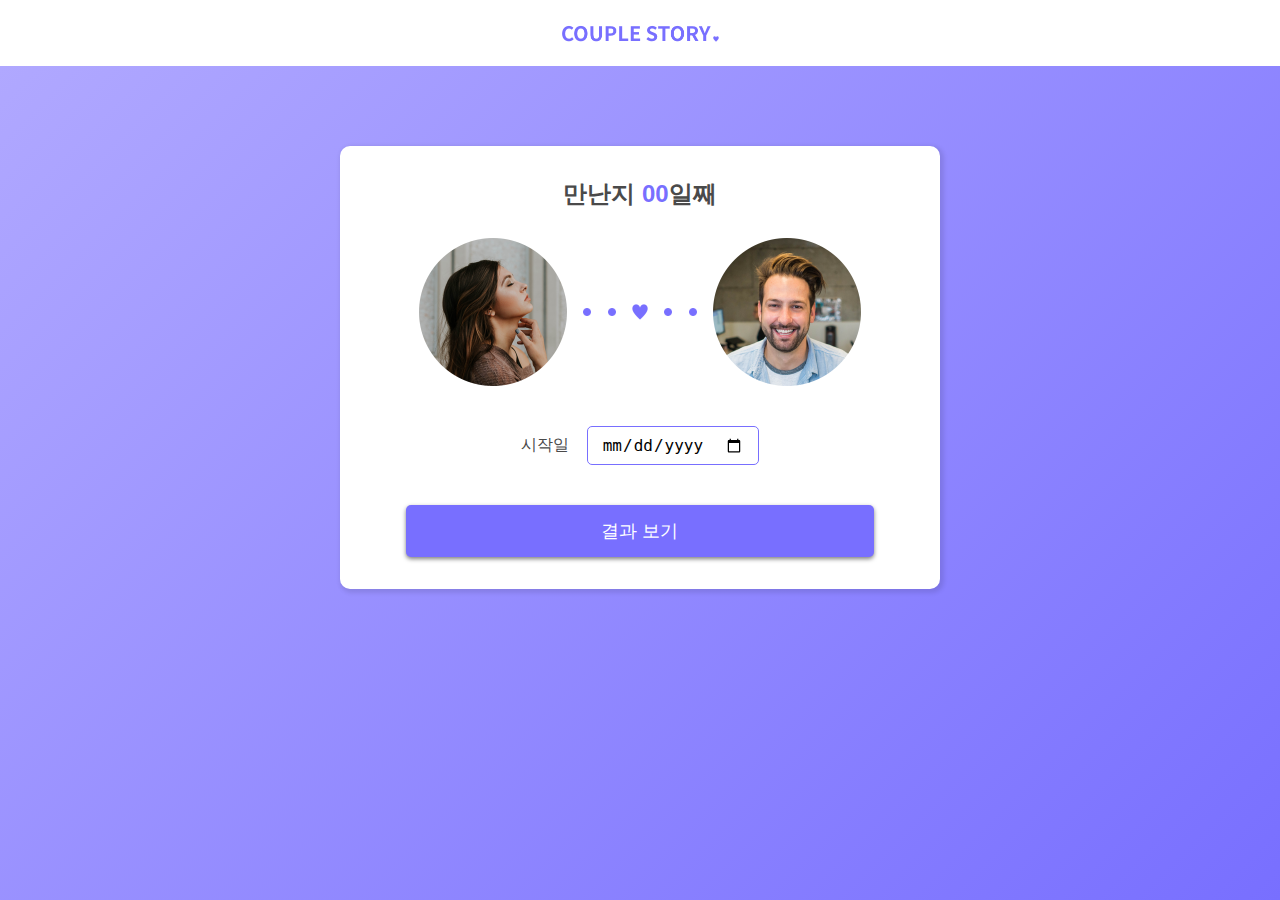
<file: 05_Web/Interactive_web/Project/D_Day/index.html>
<!DOCTYPE html>
<html>
  <head>
    <title>Couple Story</title>
    <meta charset="utf-8" />
    <link href="css/styles.css" rel="stylesheet" />
  </head>

  <body>
    <div class="navbar">
      <img id="logo" src="images/logo.png" width="157">
    </div>

    <div class="main">
      <div class="container">
        <!-- 만난지 며칠? -->
        <h2>만난지 <span id="day-count">00</span>일째</h2>

        <div class="img-row">
          <img src="images/female.png" width="148">
          <img src="images/dot.png" width="8">
          <img src="images/dot.png" width="8">
          <img src="images/heart.png" width="16">
          <img src="images/dot.png" width="8">
          <img src="images/dot.png" width="8">
          <img src="images/male.png" width="148">
        </div>

        <!-- 만나기 시작한 날짜 -->
        <div class="date-row">
          <label for="start">시작일</label>
          <input type="date" name="start" id="start">
        </div>

        <!-- 며칠됐는지 계산하기! -->
        <button id="calculate">결과 보기</button>
      </div>
    </div>

    <script
      src="https://code.jquery.com/jquery-3.2.1.min.js"
      integrity="sha256-hwg4gsxgFZhOsEEamdOYGBf13FyQuiTwlAQgxVSNgt4="
      crossorigin="anonymous"></script>
    <script>
      // 코드를 입력하세요!
      $('#calculate').on('click', calculateDate);
      
      function calculateDate() {
        var nowDate = new Date();
        var startDate = new Date($('#start').val()); 
        
        var diffDays = (nowDate.getTime() - startDate.getTime()) / 1000 / 60 / 60 / 24;
        $('#day-count').text(Math.floor(diffDays) + 1);
        if ($('#start').val() === '') {
          alert("날짜를 입력해주세요");
        }
      }
    </script>
  </body>
</html>
</file>
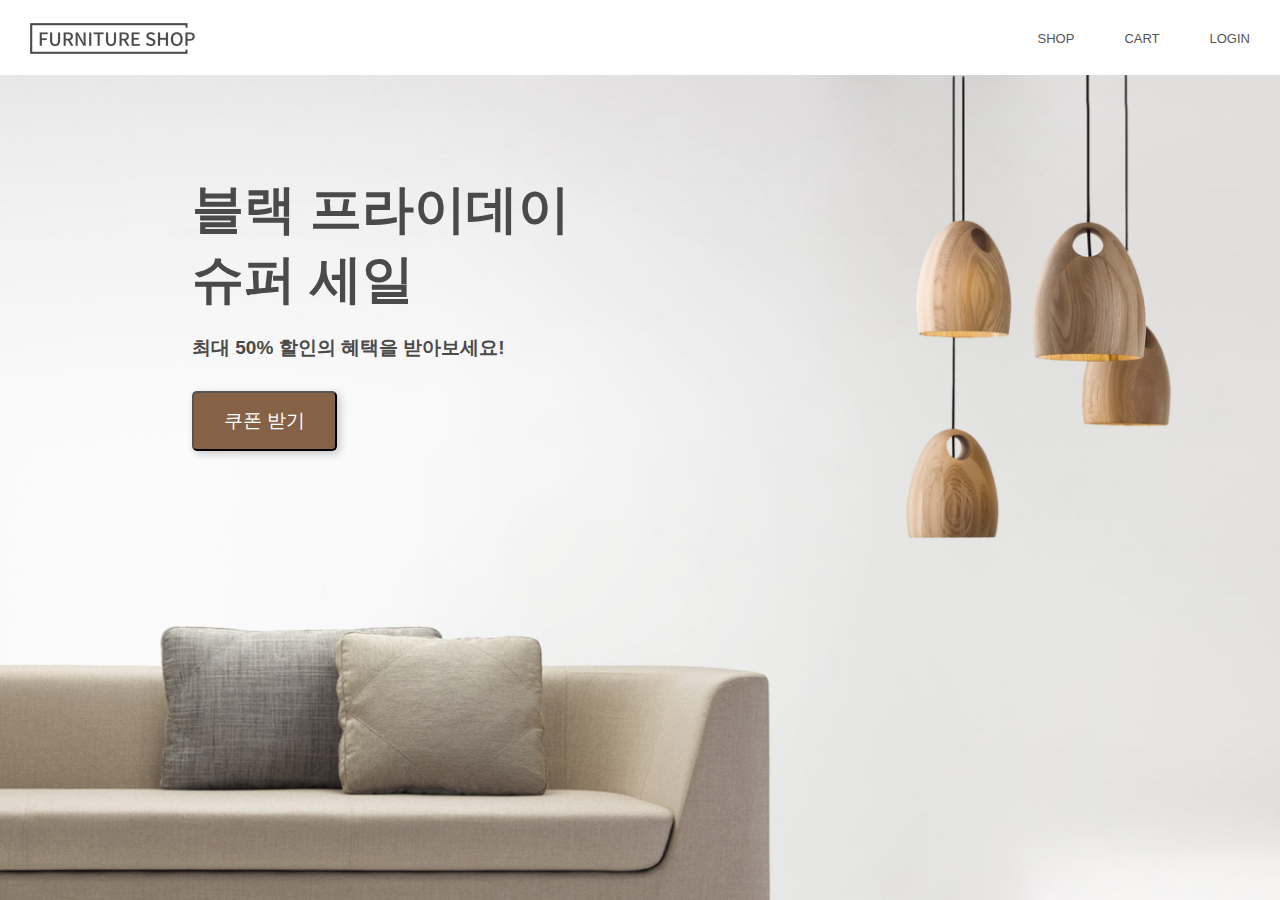
<file: 05_Web/Interactive_web/Project/Furniture_Shop/index.html>
<!DOCTYPE html>
<html>
  <head>
    <title>Furniture Shop</title>
    <meta charset="utf-8" />
    <link href="css/styles.css" rel="stylesheet" />
  </head>

  <body>
    <div class="navbar">
      <a href="#" id="logo">
        <img src="images/logo.png" width="165">
      </a>

      <ul id="menu">
        <li><a href="#">SHOP</a></li>
        <li><a href="#">CART</a></li>
        <li><a href="#">LOGIN</a></li>
      </ul>
    </div>

    <div class="hero-header">
      <div class="info">
        <h1>블랙 프라이데이 슈퍼 세일</h1>
        <h2>최대 50% 할인의 혜택을 받아보세요!</h2>
        <button id="popup-trigger">쿠폰 받기</button>
      </div>
    </div>

    <div id="popup" role="alert">
      <div id="popup-container">
        <h3>다운 완료!</h3>
        <p>내 쿠폰함에서 확인하세요!</p>

        <button id="close-btn">확인</button>
      </div>
    </div>

    <script
      src="https://code.jquery.com/jquery-3.2.1.min.js"
      integrity="sha256-hwg4gsxgFZhOsEEamdOYGBf13FyQuiTwlAQgxVSNgt4="
      crossorigin="anonymous"></script>
    <script src="js/script.js"></script>
  </body>
</html>
</file>
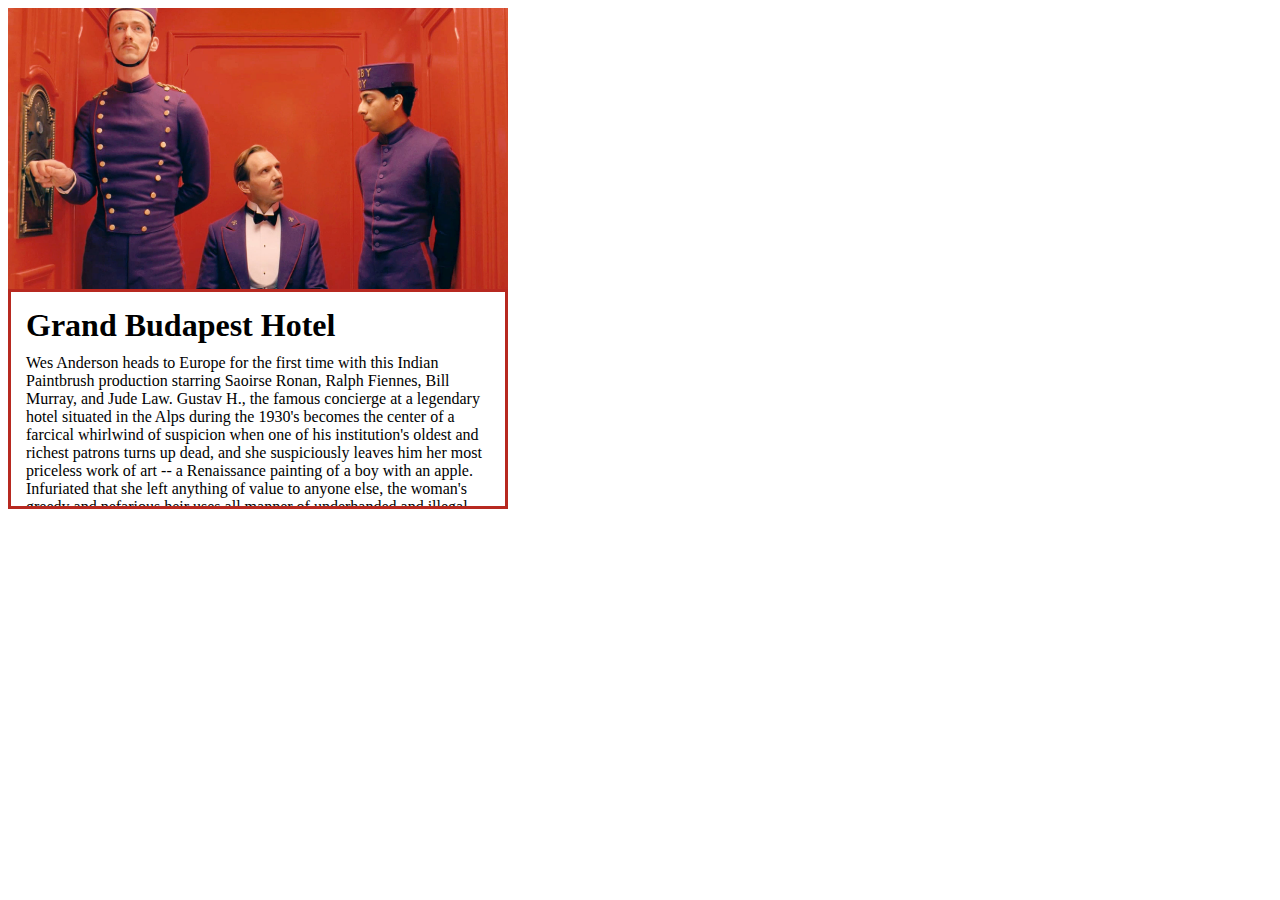
<file: 05_Web/Web_publishing/Codeit/Budapest_Hotel/index.html>
<!DOCTYPE html>
<html>
<head>
  <title>Overflow</title>
  <meta charset="utf-8">
  <link rel="stylesheet" href="css/styles.css">
</head>
    
<body>
  <div class="container">
    <img src="images/grand_budapest_hotel.jpg">
    <div class="info">
      <h1>Grand Budapest Hotel</h1>
      <p>Wes Anderson heads to Europe for the first time with this Indian Paintbrush production starring Saoirse Ronan, Ralph Fiennes, Bill Murray, and Jude Law. Gustav H., the famous concierge at a legendary hotel situated in the Alps during the 1930's becomes the center of a farcical whirlwind of suspicion when one of his institution's oldest and richest patrons turns up dead, and she suspiciously leaves him her most priceless work of art -- a Renaissance painting of a boy with an apple. Infuriated that she left anything of value to anyone else, the woman's greedy and nefarious heir uses all manner of underhanded and illegal tactics to pin her death on Gustav and to silence anyone who questions his objective of inheriting every penny of her estate, leaving Gustav's trusted lobby boy Zero to clear Gustav's name and prove that the grand lady's killer is none other than her own son. ~ Jeremy Wheeler, Rovi</p>
    </div>
  </div>
</body>
</html>
</file>
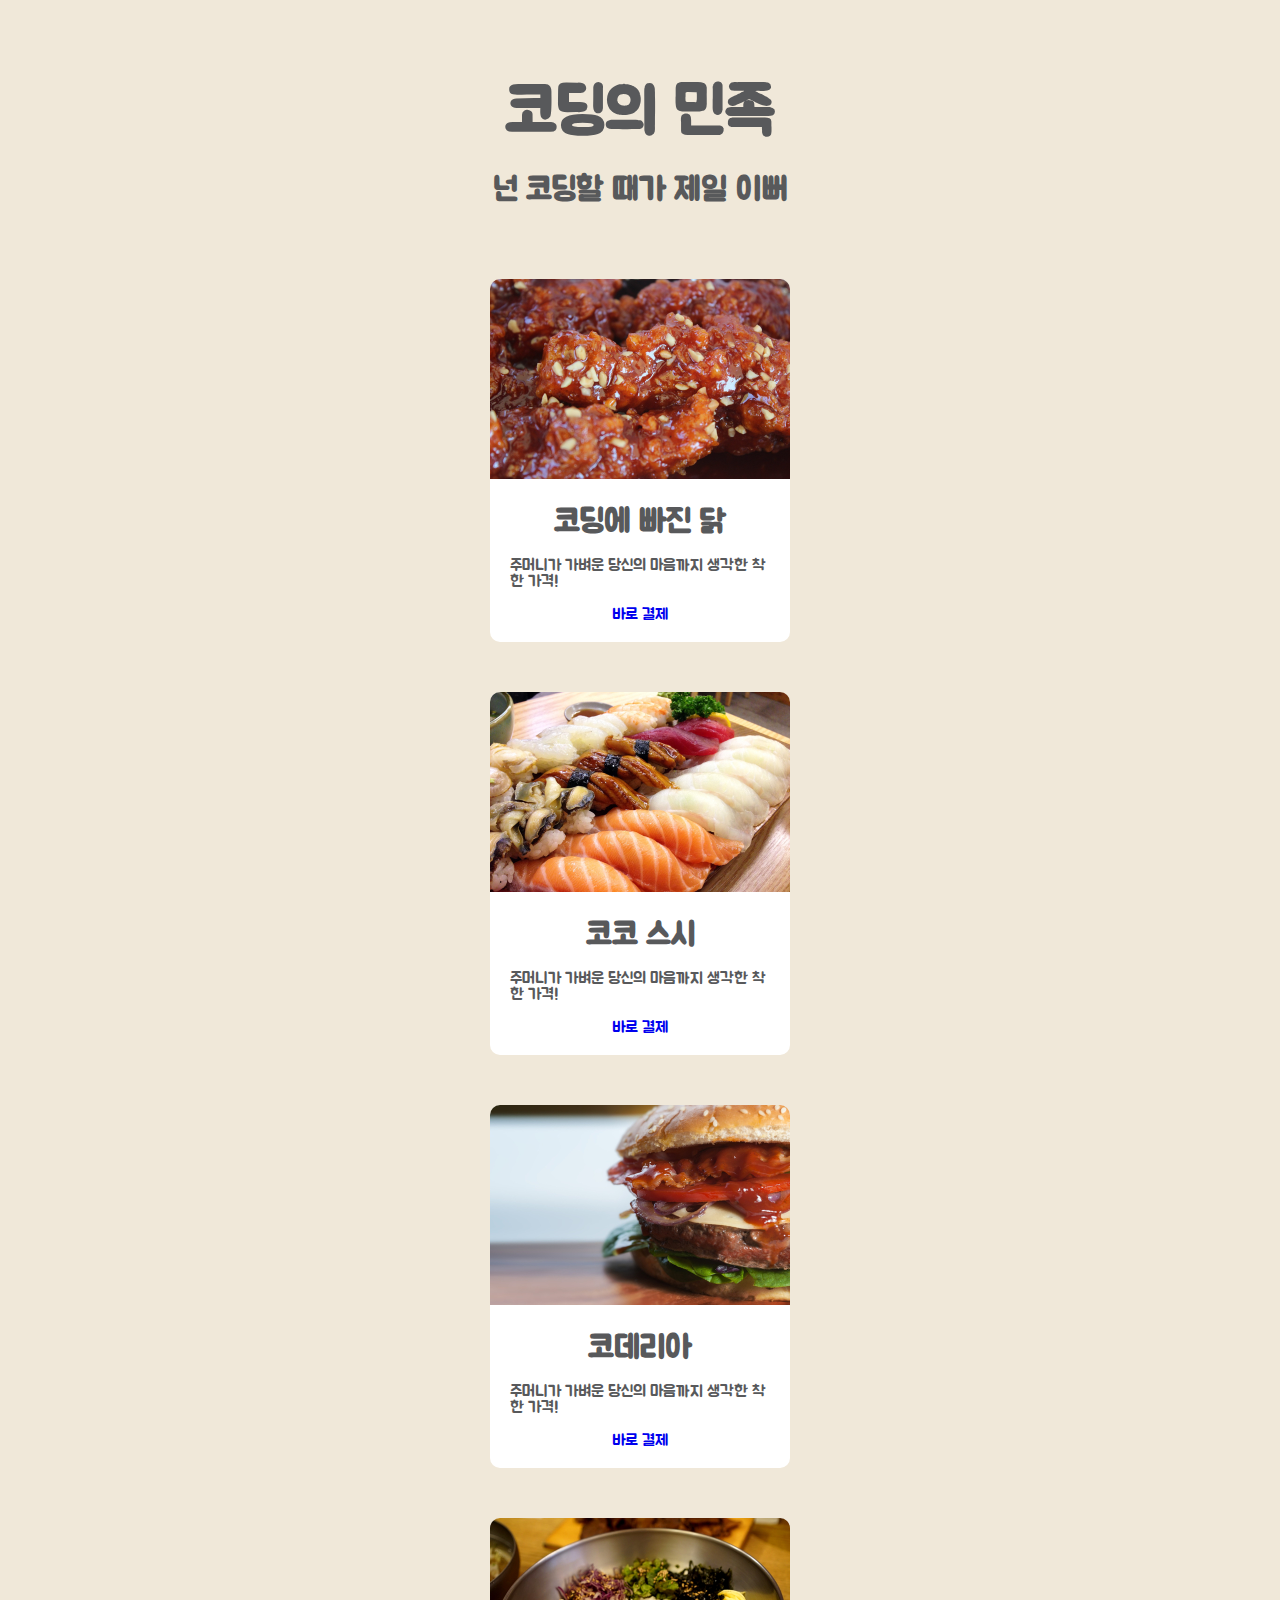
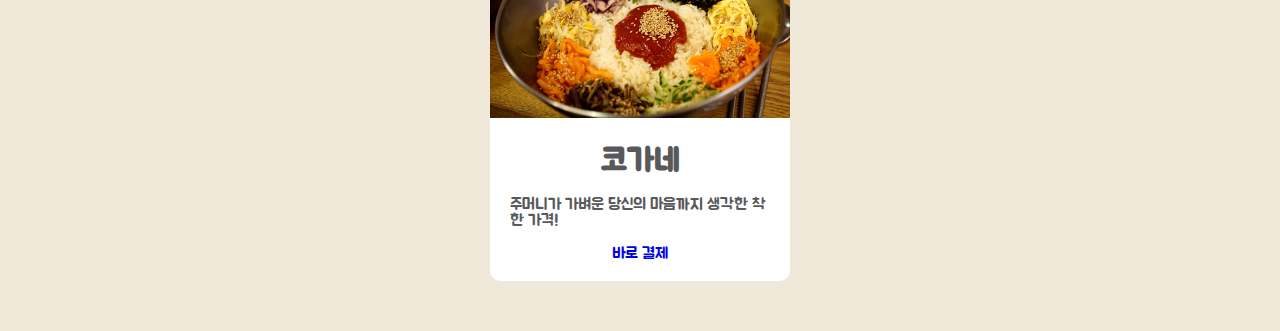
<file: 05_Web/Web_publishing/Codeit/Nation_of_coding/index.html>
<!DOCTYPE html>
<html>
<head>
  <title>코딩의 민족</title>
  <meta charset="utf-8">
  <link rel="stylesheet" href="css/styles.css">
</head>
<body>
  <h1>코딩의 민족</h1>
  <h2>넌 코딩할 때가 제일 이뻐</h2>

  <div class="menu">
    <img src="images/chicken.jpg" width="300" height="200">
    <div class="info">
      <h3>코딩에 빠진 닭</h3>
      <p>주머니가 가벼운 당신의 마음까지 생각한 착한 가격!</p>
      <a href="#">바로 결제</a>
    </div>
  </div>
  
  <div class="menu">
    <img src="images/sushi.jpg" width="300" height="200">
    <div class="info">
      <h3>코코 스시</h3>
      <p>주머니가 가벼운 당신의 마음까지 생각한 착한 가격!</p>
      <a href="#">바로 결제</a>
    </div>
  </div>

  <div class="menu">
    <img src="images/burger.jpg" width="300" height="200">
    <div class="info">
      <h3>코데리아</h3>
      <p>주머니가 가벼운 당신의 마음까지 생각한 착한 가격!</p>
      <a href="#">바로 결제</a>
    </div>
  </div>

  <div class="menu">
    <img src="images/bibimbap.jpg" width="300" height="200">
    <div class="info">
      <h3>코가네</h3>
      <p>주머니가 가벼운 당신의 마음까지 생각한 착한 가격!</p>
      <a href="#">바로 결제</a>
    </div>
  </div>

</body>
</html>
</file>
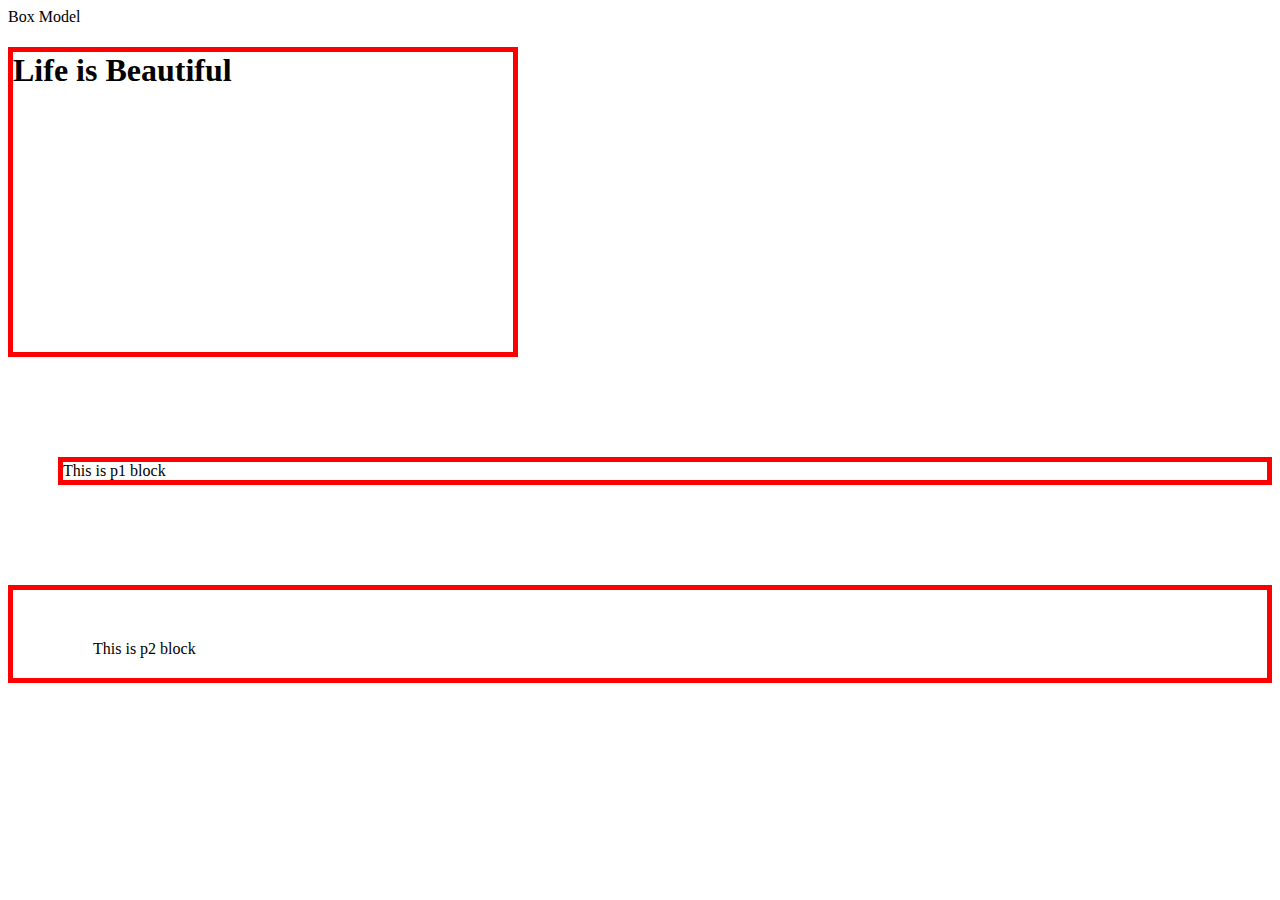
<file: 05_Web/Web_publishing/Codeit/intro/Box_Model/index.html>
<!DOCTYPE html>
<html>
    <head>
        <titl>Box Model</titl>
        <meta charset="utf-8">
        <style>
            h1 {
                border: 5px solid red;
                width: 500px;
                height: 300px;
            }
            .p1 {
                border: 5px solid red;
                margin-top: 100px;
                margin-bottom: 100px;
                margin-left: 50px;
            }
            .p2 {
                padding: 50px 65px 20px 80px;
                border: 5px solid red;
            }
        </style>
    </head>
    <body>
        <h1>Life is Beautiful</h1>
        <p class="p1">This is p1 block</p>
        <p class="p2">This is p2 block</p>
    </body>
</html>
</file>
<file: 05_Web/Interactive_web/Project/D_Day/css/styles.css>
* {
  box-sizing: border-box;
}

body {
  margin: 0;
  min-width: 992px;
  font-family: "Helvetica";
}

/* navigation bar */

.navbar {
  height: 66px;
  background-color: white;
  text-align: center;
  line-height: 66px;
}

#logo {
  vertical-align: middle;
}

/* main */

.main {
  background-image: linear-gradient(135deg, #B0A8FF 0%, #786FFF 100%);
  padding: 80px 0;
  min-height: calc(100vh - 66px);
}

.container {
  background: #FFFFFF;
  box-shadow: 2px 2px 4px 2px rgba(0,0,0,0.10);
  border-radius: 10px;
  width: 600px;
  margin: 0 auto;
  text-align: center;
  padding: 32px 66px;
}

.container h2 {
  font-size: 24px;
  color: #4A4A4A;
  margin: 0;
  margin-bottom: 28px;
}

.container h2 span {
  font-weight: 700;
  color: #786FFF;
}

.container .img-row {
  margin-bottom: 40px;
}

.container .img-row img {
  vertical-align: middle;
  margin: 0 6px;
}

.date-row {
  margin-bottom: 40px;
}

label[for=start] {
  font-size: 16px;
  color: #4A4A4A;
  line-height: 34.5px;
  vertical-align: middle;
  margin-right: 13px;
}

input[type=date] {
  border: 1px solid #786FFF;
  border-radius: 5px;
  padding: 8px 14px;
  vertical-align: middle;
  font-size: 16px;
}

#calculate {
  width: 100%;
  background: #786FFF;
  box-shadow: 0 2px 4px 0 rgba(0,0,0,0.50);
  border-radius: 5px;
  color: white;
  font-size: 18px;
  padding: 14px 0;
  border: none;
  cursor: pointer;
}
</file>
<file: 05_Web/Interactive_web/Project/Furniture_Shop/css/styles.css>
* {
  box-sizing: border-box;
}

body {
  margin: 0;
  min-width: 992px;
  font-family: "Helvetica";
}

/* navbar */

.navbar {
  height: 75px;
  padding-left: 30px;
  padding-right: 30px;
}

.navbar #logo {
  line-height: 75px;
}

.navbar #logo img {
  vertical-align: middle;
}

.navbar #menu {
  float: right;
  list-style: none;
  padding: 0;
  margin: 0;
}

.navbar #menu li {
  float: left;
  margin-left: 50px;
  line-height: 75px;
}

.navbar #menu li a {
  color: #545454;
  font-size: 13px;
  text-decoration: none;
}

/* hero header */

.hero-header {
  height: calc(100vh - 75px);
  background-image: url("../images/hero_image.jpg");
  background-repeat: no-repeat;
  background-size: cover;
  background-position: center center;
  position: relative;
}

.info {
  width: 380px;
  position: absolute;
  left: 15%;
  top: 100px;
}

.info h1 {
  font-size: 52px;
  color: #4A4A4A;
  margin: 0;
  margin-bottom: 20px;
}

.info h2 {
  font-size: 19px;
  color: #4A4A4A;
  margin: 0;
  margin-bottom: 30px;
}

.info button {
  background: #856246;
  box-shadow: 3px 3px 8px 0 rgba(0,0,0,0.20);
  border-radius: 5px;
  padding: 15px 30px;
  color: white;
  font-size: 19px;
  cursor: pointer;
}

/* popup */

#popup {
  position: fixed;
  left: 0;
  top: 0;
  height: 100%;
  width: 100%;
  background-color: rgba(0,0,0,0.50);
  display: none;
}

#popup-container {
  position: relative;
  width: 90%;
  max-width: 400px;
  margin: 4em auto;
  background: #FFF;
  border-radius: .25em .25em .4em .4em;
  text-align: center;
  box-shadow: 0 0 20px rgba(0, 0, 0, 0.2);
  padding: 20px;
}

#popup-container h3 {
  font-size: 20px;
  color: #4A4A4A;
}

#popup-container p {
  font-size: 20px;
  color: #797979;
}

#popup-container button {
  background: #856246;
  border-radius: 100px;
  color: white;
  padding: 10px 68px;
  cursor: pointer;
  font-size: 16px;
}

#popup-container .cd-buttons:after {
  content: "";
  display: table;
  clear: both;
}

#popup-container .cd-buttons li {
  float: left;
  width: 50%;
  list-style: none;
}
</file>
<file: 05_Web/Web_publishing/Codeit/Budapest_Hotel/css/styles.css>
* {
  box-sizing: border-box;
}

.container {
  width: 500px;
  height: 500px;
}

.info {
  height: 220px;
  border: 3px solid  #B72920;
  overflow: scroll;
  padding: 15px;
}

img {
  width: 100%;
  display: block;
}

h1 {
  margin: 0;
  margin-bottom: 10px;
}

p {
  margin: 0;
}
</file>
<file: 05_Web/Web_publishing/Codeit/Nation_of_coding/css/styles.css>
* {
  box-sizing: border-box;
}
@font-face {
  src: url(../fonts/BMJUA_otf.otf);
  font-family: BmJua;
}

body {
  display: block;
  background-color: #F0E8D9;
  margin-left: auto;
  margin-right: auto;
}

h1 {
  margin-top: 75px;
  font-size: 64px;
  font-family: BmJua;
  margin-bottom: 30px;
  text-align: center;
  color: #58595b;
}
h2 {
  font-size: 32px;
  font-family: BmJua;
  margin-bottom: 75px;
  text-align: center;
  color: #58595b;
}
.menu h3 {
  color: #58595b;
  font-size: 32px;
  font-family: BmJua;
  margin-top: 0;
  margin-bottom: 20px;
}
.menu p {
  color: #58595b;
  font-size: 16px;
  font-family: BmJua;
  margin-top: 0;
  margin-bottom: 16px;
  text-align: left;
}
.menu a {
  color: #0000ee;
  font-size: 16px;
  font-family: BmJua;
  text-decoration: none;
}
.menu .info{
  padding: 20px;
  text-align: center;
}
.menu {
  width: 300px;
  background-color: white;
  margin-left: auto;
  margin-right: auto;
  border-radius: 10px;
  overflow: hidden;
  margin-bottom: 50px;
}
</file>
